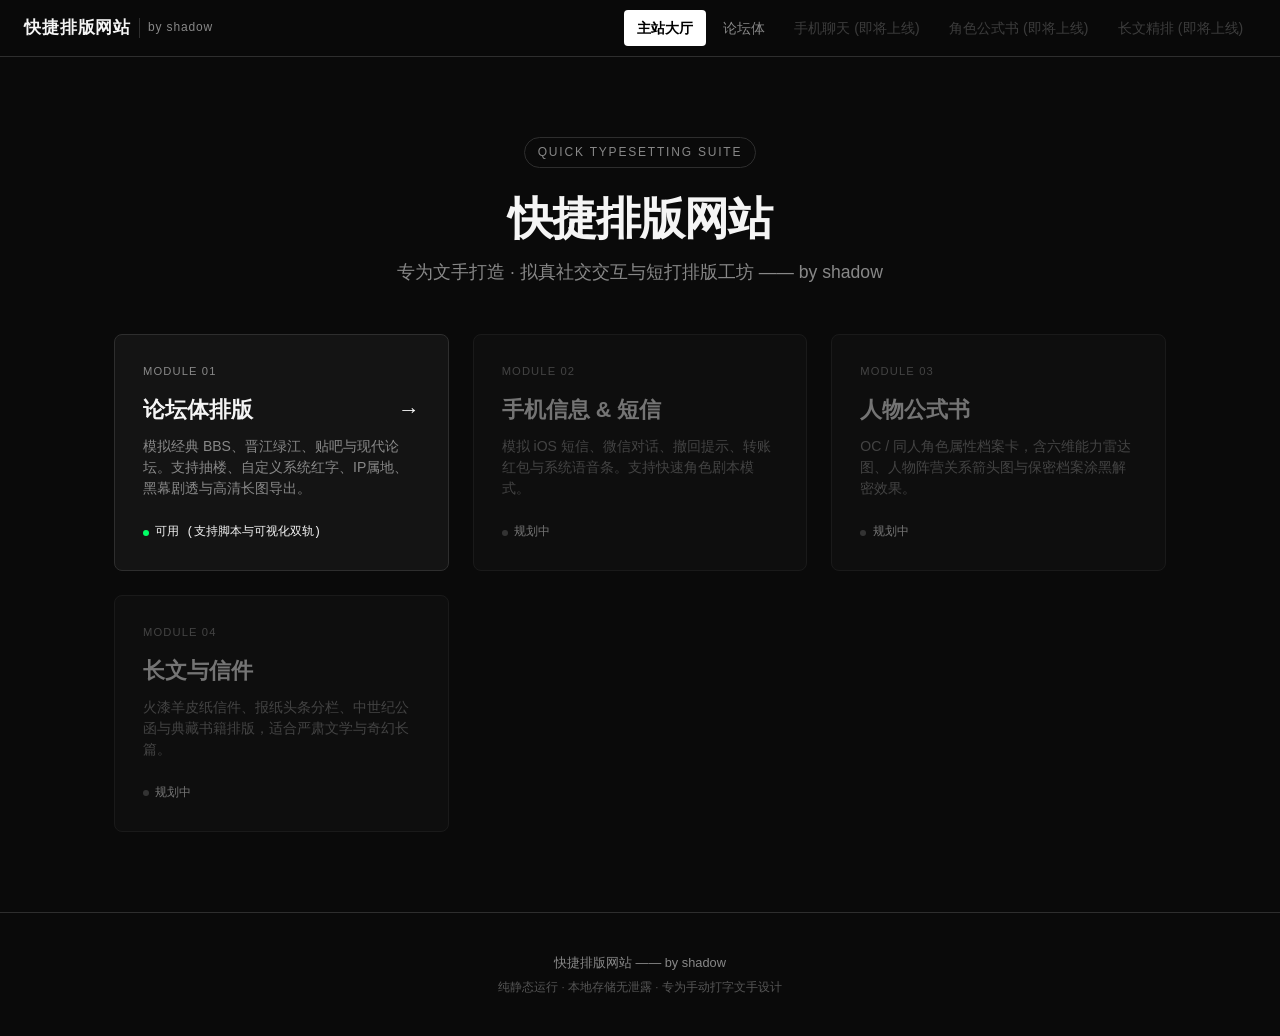
<file: index.html>
<!DOCTYPE html>
<html lang="zh-CN">
<head>
  <meta charset="UTF-8">
  <meta name="viewport" content="width=device-width, initial-scale=1.0">
  <title>快捷排版网站 —— by shadow</title>
  <link rel="stylesheet" href="shared/css/common.css">
  <style>
    .hero {
      max-width: 900px;
      margin: 5rem auto 3rem;
      padding: 0 1.5rem;
      text-align: center;
      position: relative;
    }
    .hero-title {
      font-size: 2.8rem;
      font-weight: 800;
      letter-spacing: -0.02em;
      margin-bottom: 0.8rem;
      line-height: 1.2;
    }
    .hero-subtitle {
      font-size: 1.1rem;
      color: var(--text-muted);
      margin-bottom: 2rem;
      font-weight: 300;
    }
    .hero-watermark {
      display: inline-block;
      border: 1px solid var(--border-color);
      padding: 0.3rem 0.8rem;
      border-radius: 20px;
      font-size: 0.75rem;
      letter-spacing: 0.15em;
      color: var(--text-muted);
      margin-bottom: 1.5rem;
      text-transform: uppercase;
    }
    /* 功能卡片网格 */
    .module-grid {
      max-width: 1100px;
      margin: 0 auto 5rem;
      padding: 0 1.5rem;
      display: grid;
      grid-template-columns: repeat(auto-fit, minmax(250px, 1fr));
      gap: 1.5rem;
    }
    .module-card {
      background: var(--bg-secondary);
      border: 1px solid var(--border-color);
      border-radius: 8px;
      padding: 1.75rem;
      text-decoration: none;
      color: inherit;
      display: flex;
      flex-direction: column;
      justify-content: space-between;
      min-height: 200px;
      transition: all 0.25s cubic-bezier(0.16, 1, 0.3, 1);
      position: relative;
      overflow: hidden;
    }
    .module-card:hover {
      border-color: #ffffff;
      transform: translateY(-3px);
      background: var(--bg-card);
    }
    .module-card.disabled {
      opacity: 0.45;
      cursor: not-allowed;
      pointer-events: none;
    }
    .card-tag {
      font-size: 0.7rem;
      text-transform: uppercase;
      letter-spacing: 0.1em;
      color: var(--text-muted);
      margin-bottom: 0.75rem;
    }
    .card-title {
      font-size: 1.35rem;
      font-weight: 600;
      margin-bottom: 0.5rem;
      display: flex;
      align-items: center;
      justify-content: space-between;
    }
    .card-desc {
      font-size: 0.875rem;
      color: var(--text-muted);
      line-height: 1.5;
    }
    .card-status {
      margin-top: 1.5rem;
      font-size: 0.75rem;
      font-family: var(--font-mono);
      display: flex;
      align-items: center;
      gap: 0.4rem;
    }
    .status-dot {
      width: 6px;
      height: 6px;
      border-radius: 50%;
      background: #00ff66;
    }
    .status-dot.pending {
      background: #666;
    }
    /* 底部水印声明 */
    .site-footer {
      border-top: 1px solid var(--border-color);
      padding: 2.5rem 1.5rem;
      text-align: center;
      font-size: 0.8rem;
      color: var(--text-muted);
    }
  </style>
</head>
<body>

  <!-- 主体介绍 -->
  <main>
    <section class="hero">
      <div class="hero-watermark">QUICK TYPESETTING SUITE</div>
      <h1 class="hero-title">快捷排版网站</h1>
      <p class="hero-subtitle">专为文手打造 · 拟真社交交互与短打排版工坊 —— by shadow</p>
    </section>

    <!-- 工具卡片大厅 -->
    <section class="module-grid">
      <!-- 论坛体入口 (主推核心) -->
      <a href="forum/index.html" class="module-card">
        <div>
          <div class="card-tag">MODULE 01</div>
          <h2 class="card-title">论坛体排版 <span>→</span></h2>
          <p class="card-desc">模拟经典 BBS、晋江绿江、贴吧与现代论坛。支持抽楼、自定义系统红字、IP属地、黑幕剧透与高清长图导出。</p>
        </div>
        <div class="card-status">
          <span class="status-dot"></span> 可用 (支持脚本与可视化双轨)
        </div>
      </a>

      <!-- 手机短信/微信 (后续接入) -->
      <div class="module-card disabled">
        <div>
          <div class="card-tag">MODULE 02</div>
          <h2 class="card-title">手机信息 & 短信</h2>
          <p class="card-desc">模拟 iOS 短信、微信对话、撤回提示、转账红包与系统语音条。支持快速角色剧本模式。</p>
        </div>
        <div class="card-status">
          <span class="status-dot pending"></span> 规划中
        </div>
      </div>

      <!-- 公式书 (后续接入) -->
      <div class="module-card disabled">
        <div>
          <div class="card-tag">MODULE 03</div>
          <h2 class="card-title">人物公式书</h2>
          <p class="card-desc">OC / 同人角色属性档案卡，含六维能力雷达图、人物阵营关系箭头图与保密档案涂黑解密效果。</p>
        </div>
        <div class="card-status">
          <span class="status-dot pending"></span> 规划中
        </div>
      </div>

      <!-- 长文排版 (后续接入) -->
      <div class="module-card disabled">
        <div>
          <div class="card-tag">MODULE 04</div>
          <h2 class="card-title">长文与信件</h2>
          <p class="card-desc">火漆羊皮纸信件、报纸头条分栏、中世纪公函与典藏书籍排版，适合严肃文学与奇幻长篇。</p>
        </div>
        <div class="card-status">
          <span class="status-dot pending"></span> 规划中
        </div>
      </div>
    </section>
  </main>

  <footer class="site-footer">
    <p>快捷排版网站 —— by shadow</p>
    <p style="margin-top: 0.3rem; opacity: 0.6; font-size: 0.72rem;">纯静态运行 · 本地存储无泄露 · 专为手动打字文手设计</p>
  </footer>

  <script src="shared/js/nav.js"></script>
</body>
</html>
</file>
<file: shared/css/common.css>
/* ========================================================
   快捷排版网站 —— by shadow | 全局黑白基础样式库
   ======================================================== */

:root {
  --bg-primary: #0a0a0a;
  --bg-secondary: #141414;
  --bg-card: #1c1c1c;
  --text-main: #f5f5f5;
  --text-muted: #888888;
  --border-color: #2e2e2e;
  --border-focus: #ffffff;
  --font-sans: -apple-system, BlinkMacSystemFont, "Segoe UI", Roboto, "Helvetica Neue", "PingFang SC", "Microsoft YaHei", sans-serif;
  --font-serif: "Source Han Serif SC", "Noto Serif CJK SC", "Songti SC", "SimSun", serif;
  --font-mono: "JetBrains Mono", Consolas, Monaco, "Courier New", monospace;
}

* {
  box-sizing: border-box;
  margin: 0;
  padding: 0;
}

body {
  background-color: var(--bg-primary);
  color: var(--text-main);
  font-family: var(--font-sans);
  line-height: 1.6;
  -webkit-font-smoothing: antialiased;
}

/* 全局滚动条样式（精致深黑） */
::-webkit-scrollbar {
  width: 6px;
  height: 6px;
}
::-webkit-scrollbar-track {
  background: var(--bg-primary);
}
::-webkit-scrollbar-thumb {
  background: var(--border-color);
  border-radius: 3px;
}
::-webkit-scrollbar-thumb:hover {
  background: var(--text-muted);
}

/* 通用全站顶栏 (由 nav.js 渲染) */
.site-header {
  border-bottom: 1px solid var(--border-color);
  background: rgba(10, 10, 10, 0.85);
  backdrop-filter: blur(12px);
  position: sticky;
  top: 0;
  z-index: 100;
}

.site-header-inner {
  max-width: 1380px;
  margin: 0 auto;
  padding: 0 1.5rem;
  height: 56px;
  display: flex;
  align-items: center;
  justify-content: space-between;
}

.site-brand {
  font-weight: 700;
  font-size: 1.05rem;
  letter-spacing: 0.05em;
  text-decoration: none;
  color: var(--text-main);
  display: flex;
  align-items: center;
  gap: 0.5rem;
}

.site-brand .brand-author {
  font-size: 0.75rem;
  color: var(--text-muted);
  font-weight: 400;
  border-left: 1px solid var(--border-color);
  padding-left: 0.5rem;
}

.site-nav {
  display: flex;
  gap: 0.25rem;
}

.site-nav-link {
  color: var(--text-muted);
  text-decoration: none;
  font-size: 0.875rem;
  padding: 0.4rem 0.8rem;
  border-radius: 4px;
  transition: all 0.2s ease;
}

.site-nav-link:hover {
  color: var(--text-main);
  background: var(--bg-card);
}

.site-nav-link.active {
  color: #000;
  background: #fff;
  font-weight: 600;
}

/* 通用黑白风格按钮 */
.btn {
  display: inline-flex;
  align-items: center;
  justify-content: center;
  gap: 0.4rem;
  padding: 0.45rem 0.9rem;
  font-size: 0.85rem;
  font-weight: 500;
  border-radius: 4px;
  cursor: pointer;
  transition: all 0.15s ease;
  border: 1px solid var(--border-color);
  background: var(--bg-secondary);
  color: var(--text-main);
  text-decoration: none;
}

.btn:hover {
  border-color: var(--text-main);
  background: var(--bg-card);
}

.btn-primary {
  background: #ffffff;
  color: #000000;
  border-color: #ffffff;
}

.btn-primary:hover {
  background: #e0e0e0;
  border-color: #e0e0e0;
}

/* 页面暗水印印章（by shadow） */
.watermark-badge {
  font-family: var(--font-mono);
  font-size: 0.7rem;
  letter-spacing: 0.1em;
  color: var(--text-muted);
  text-transform: uppercase;
  opacity: 0.45;
  user-select: none;
}
</file>
